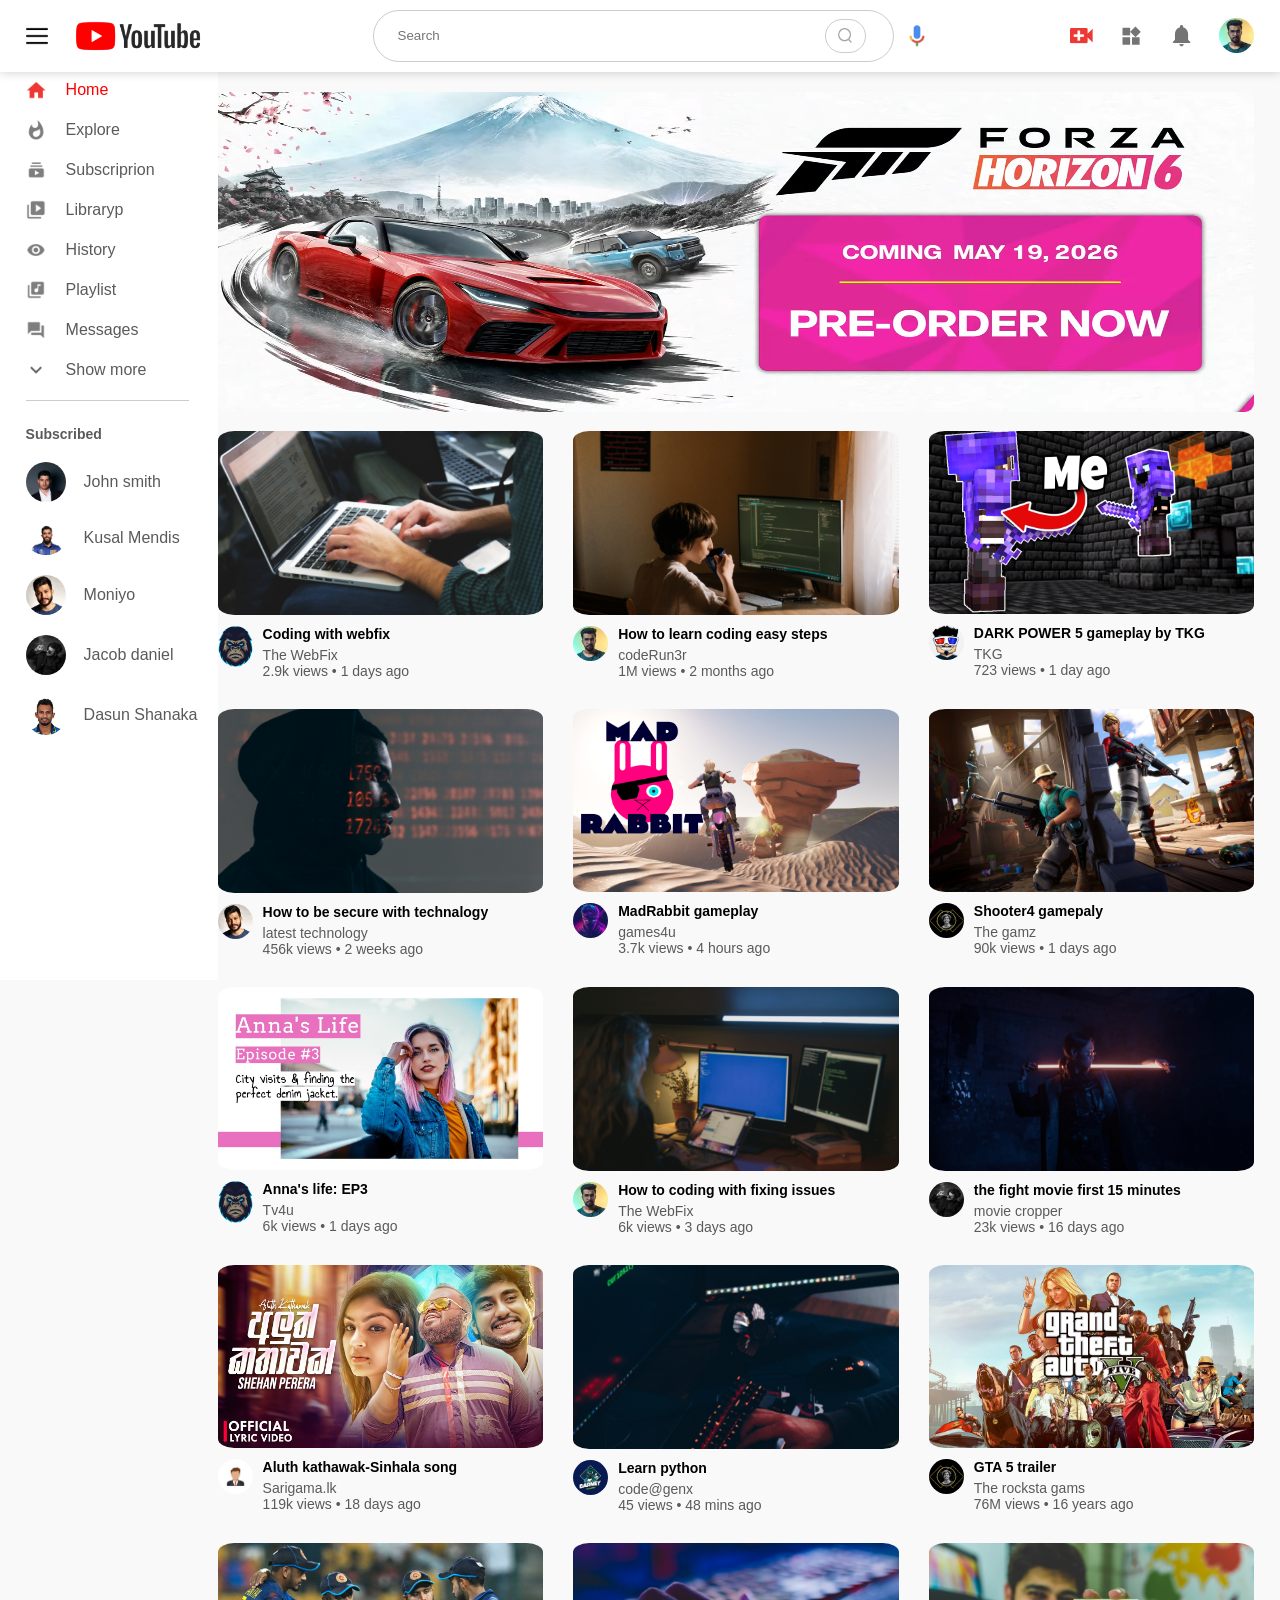
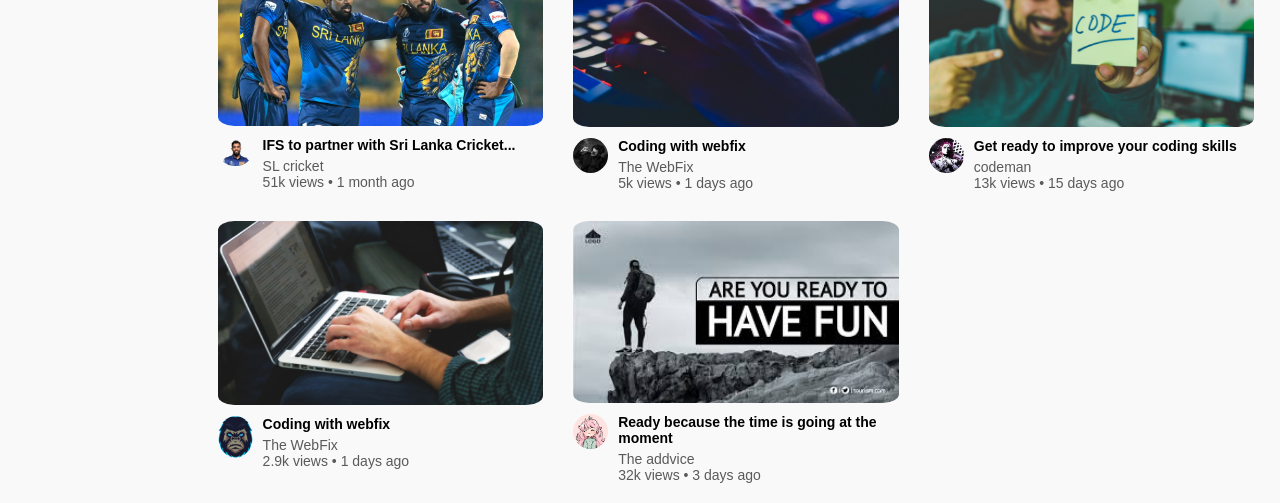
<file: index.html>
<!DOCTYPE html>
<html lang="en">
<head>
    <meta charset="UTF-8">
    <meta name="viewport" content="width=device-width, initial-scale=1.0">
    <title>Youtube UI clone</title>
    <link rel="stylesheet" href="style.css">
    
</head>
<body>
    
    <!--start of the navigation bar-->
    <nav class="flex-div">
        <div class="nav-left flex-div">
            <img src="images/menu.png" class="menu" alt="">
            <img src="images/logo.png" class="logo" alt="">
        </div>

        <div class="nav-middle flex-div">
            <div class="search flex-div">
                <input type="text" placeholder="Search" class="search">
                <img src="images/search.png" class="search" alt="">
            </div>
            <img src="images/voice-search.png" class="mic" alt="">
        </div>

        <div class="nav-right flex-div">
            <img src="images/upload.png" alt="">
            <img src="images/more.png" alt="">
            <img src="images/notification.png" alt="">
            <img src="images/1.png" class="user" alt="">
        </div>
    </nav>

    <!--end of the navigation bar-->

    <!--start of the side bar-->

    <div class="sidebar">
        <div class="shortcut">
            <a href=""><img src="images/home.png" alt=""><p>Home</p></a>
            <a href=""><img src="images/explore.png" alt=""><p>Explore</p></a>
            <a href=""><img src="images/subscriprion.png" alt=""><p>Subscriprion</p></a>
            <a href=""><img src="images/library.png" alt=""><p>Libraryp</p></a>
            <a href=""><img src="images/history.png" alt=""><p>History</p></a>
            <a href=""><img src="images/playlist.png" alt=""><p>Playlist</p></a>
            <a href=""><img src="images/messages.png" alt=""><p>Messages</p></a>
            <a href=""><img src="images/show-more.png" alt=""><p>Show more</p></a>
            <hr class="hr1">
        </div>
        <div class="subscribed">
            <h3>Subscribed</h3>
            <a href=""><img src="images/2.png" alt=""><p>John smith</p></a>
            <a href=""><img src="images/3.jpg" alt=""><p>Kusal Mendis</p></a>
            <a href=""><img src="images/4.png" alt=""><p>Moniyo</p></a>
            <a href=""><img src="images/5.png" alt=""><p>Jacob daniel</p></a>
            <a href=""><img src="images/ds7.webp" alt=""><p>Dasun Shanaka</p></a>
        </div>
    </div>
    
    <!--end of the side bar-->

    <!--Start of the content-->
    <div class="container">
        <div class="banner">
            <img src="images/Forzah6coverwsed.png" alt="" style="height: 320px;">
        </div>


            <div class="list-container">

                <div class="video-list">
                    <a href="switch.html"><img src="images/thumbhnail 7.png" class="thumbnail" alt=""></a>
                    <div class="flex-div">
                        <img src="images/vb5.png" alt="">
                        <div class="video-info">
                            <a href="">Coding with webfix</a>
                            <p>The WebFix</p>
                            <p>2.9k  views &bull; 1 days ago</p>
                        </div>
                    </div>
                </div>

            

            <div class="video-list">
                <a href="switch2.html"><img src="images/thumbhnail 3.png" class="thumbnail" alt=""></a>
                <div class="flex-div">
                    <img src="images/1.png" alt="">
                    <div class="video-info">
                        <a href="switch2.html">How to learn coding easy steps</a>
                        <p>codeRun3r</p>
                        <p>1M views &bull; 2 months ago</p>
                    </div>
                </div>
            </div>

            <div class="video-list">
                <a href="switch3.html"><img src="images/thumbnail 12.png" class="thumbnail" alt=""></a>
                <div class="flex-div">
                    <img src="images/vb3.png" alt="">
                    <div class="video-info">
                        <a href="switch3.html">DARK POWER 5 gameplay by TKG</a>
                        <p>TKG</p>
                        <p>723 views &bull; 1 day ago</p>
                    </div>
                </div>
            </div>

            <div class="video-list">
                <a href="switch4.html"><img src="images/thumbhnail 4.png" class="thumbnail" alt=""></a>
                <div class="flex-div">
                    <img src="images/4.png" alt="">
                    <div class="video-info">
                        <a href="switch4.html">How to be secure with technalogy</a>
                        <p>latest technology</p>
                        <p>456k  views &bull; 2 weeks ago</p>
                    </div>
                </div>
            </div>

            <div class="video-list">
                <a href="switch5.html"><img src="images/thumbnail 11.png" class="thumbnail" alt=""></a>
                <div class="flex-div">
                    <img src="images/vb2.jpg" alt="">
                    <div class="video-info">
                        <a href="switch5.html">MadRabbit gameplay</a>
                        <p>games4u</p>
                        <p>3.7k views &bull; 4 hours ago</p>
                    </div>
                </div>
            </div>

            <div class="video-list">
                <a href="switch6.html"><img src="images/thumbnail 14.png" class="thumbnail" alt=""></a>
                <div class="flex-div">
                    <img src="images/vb4.webp" alt="">
                    <div class="video-info">
                        <a href="switch6.html">Shooter4 gamepaly</a>
                        <p>The gamz</p>
                        <p>90k  views &bull; 1 days ago</p>
                    </div>
                </div>
            </div>

            <div class="video-list">
                <a href=""><img src="images/thumbnail 13.avif" class="thumbnail" alt=""></a>
                <div class="flex-div">
                    <img src="images/vb5.png" alt="">
                    <div class="video-info">
                        <a href="">Anna's life: EP3</a>
                        <p>Tv4u</p>
                        <p>6k  views &bull; 1 days ago</p>
                    </div>
                </div>
            </div>

            <div class="video-list">
                <a href=""><img src="images/thumbhnail 1.png" class="thumbnail" alt=""></a>
                <div class="flex-div">
                    <img src="images/1.png" alt="">
                    <div class="video-info">
                        <a href="">How to coding with fixing issues</a>
                        <p>The WebFix</p>
                        <p>6k  views &bull; 3 days ago</p>
                    </div>
                </div>
            </div>

            <div class="video-list">
                <a href="switch.html"><img src="images/thumbhnail 2.png" class="thumbnail" alt=""></a>
                <div class="flex-div">
                    <img src="images/5.png" alt="">
                    <div class="video-info">
                        <a href="switch.html">the fight movie first 15 minutes</a>
                        <p>movie cropper</p>
                        <p>23k  views &bull; 16 days ago</p>
                    </div>
                </div>
            </div>

            <div class="video-list">
                <a href=""><img src="images/thumbnail 9.jpg" class="thumbnail" alt=""></a>
                <div class="flex-div">
                    <img src="images/vb1.jpg" alt="">
                    <div class="video-info">
                        <a href="">Aluth kathawak-Sinhala song </a>
                        <p>Sarigama.lk</p>
                        <p>119k views &bull; 18 days ago</p>
                    </div>
                </div>
            </div>

            <div class="video-list">
                <a href=""><img src="images/thumbhnail 6.png" class="thumbnail" alt=""></a>
                <div class="flex-div">
                    <img src="images/vb6.jpg" alt="">
                    <div class="video-info">
                        <a href="">Learn python</a>
                        <p>code@genx</p>
                        <p>45 views &bull; 48 mins ago</p>
                    </div>
                </div>
            </div>

            

            <div class="video-list">
                <a href=""><img src="images/thumbnail 15.webp" class="thumbnail" alt=""></a>
                <div class="flex-div">
                    <img src="images/vb4.webp" alt="">
                    <div class="video-info">
                        <a href="">GTA 5 trailer</a>
                        <p>The rocksta gams</p>
                        <p>76M  views &bull; 16 years ago</p>
                    </div>
                </div>
            </div>

            <div class="video-list">
                <a href=""><img src="images/thumbnail 16.jpg" class="thumbnail" alt=""></a>
                <div class="flex-div">
                    <img src="images/3.jpg" alt="">
                    <div class="video-info">
                        <a href="">IFS to partner with Sri Lanka Cricket...</a>
                        <p>SL cricket</p>
                        <p>51k  views &bull; 1 month ago</p>
                    </div>
                </div>
            </div>

            <div class="video-list">
                <a href=""><img src="images/thumbhnail 5.png" class="thumbnail" alt=""></a>
                <div class="flex-div">
                    <img src="images/5.png" alt="">
                    <div class="video-info">
                        <a href="">Coding with webfix</a>
                        <p>The WebFix</p>
                        <p>5k  views &bull; 1  days ago</p>
                    </div>
                </div>
            </div>
            


            <div class="video-list">
                <a href=""><img src="images/thumbhnail 8.png" class="thumbnail" alt=""></a>
                <div class="flex-div">
                    <img src="images/vb7.jpeg" alt="">
                    <div class="video-info">
                        <a href="">Get ready to improve your coding skills</a>
                        <p>codeman</p>
                        <p>13k  views &bull; 15 days ago</p>
                    </div>
                </div>
            </div>


            <div class="video-list">
                <a href=""><img src="images/thumbhnail 7.png" class="thumbnail" alt=""></a>
                <div class="flex-div">
                    <img src="images/vb5.png" alt="">
                    <div class="video-info">
                        <a href="">Coding with webfix</a>
                        <p>The WebFix</p>
                        <p>2.9k  views &bull; 1 days ago</p>
                    </div>
                </div>
            </div>
            
            <div class="video-list">
                <a href=""><img src="images/thumbnail 10.jpeg" class="thumbnail" alt=""></a>
                <div class="flex-div">
                    <img src="images/vb.webp" alt="">
                    <div class="video-info">
                        <a href="">Ready because the time is going at the moment</a>
                        <p>The addvice</p>
                        <p>32k  views &bull; 3 days ago</p>
                    </div>
                </div>
            </div>
        </div>
    </div>

    <!--End of the content-->
    

    <script src="script.js"></script>
</body>
</html>
</file>
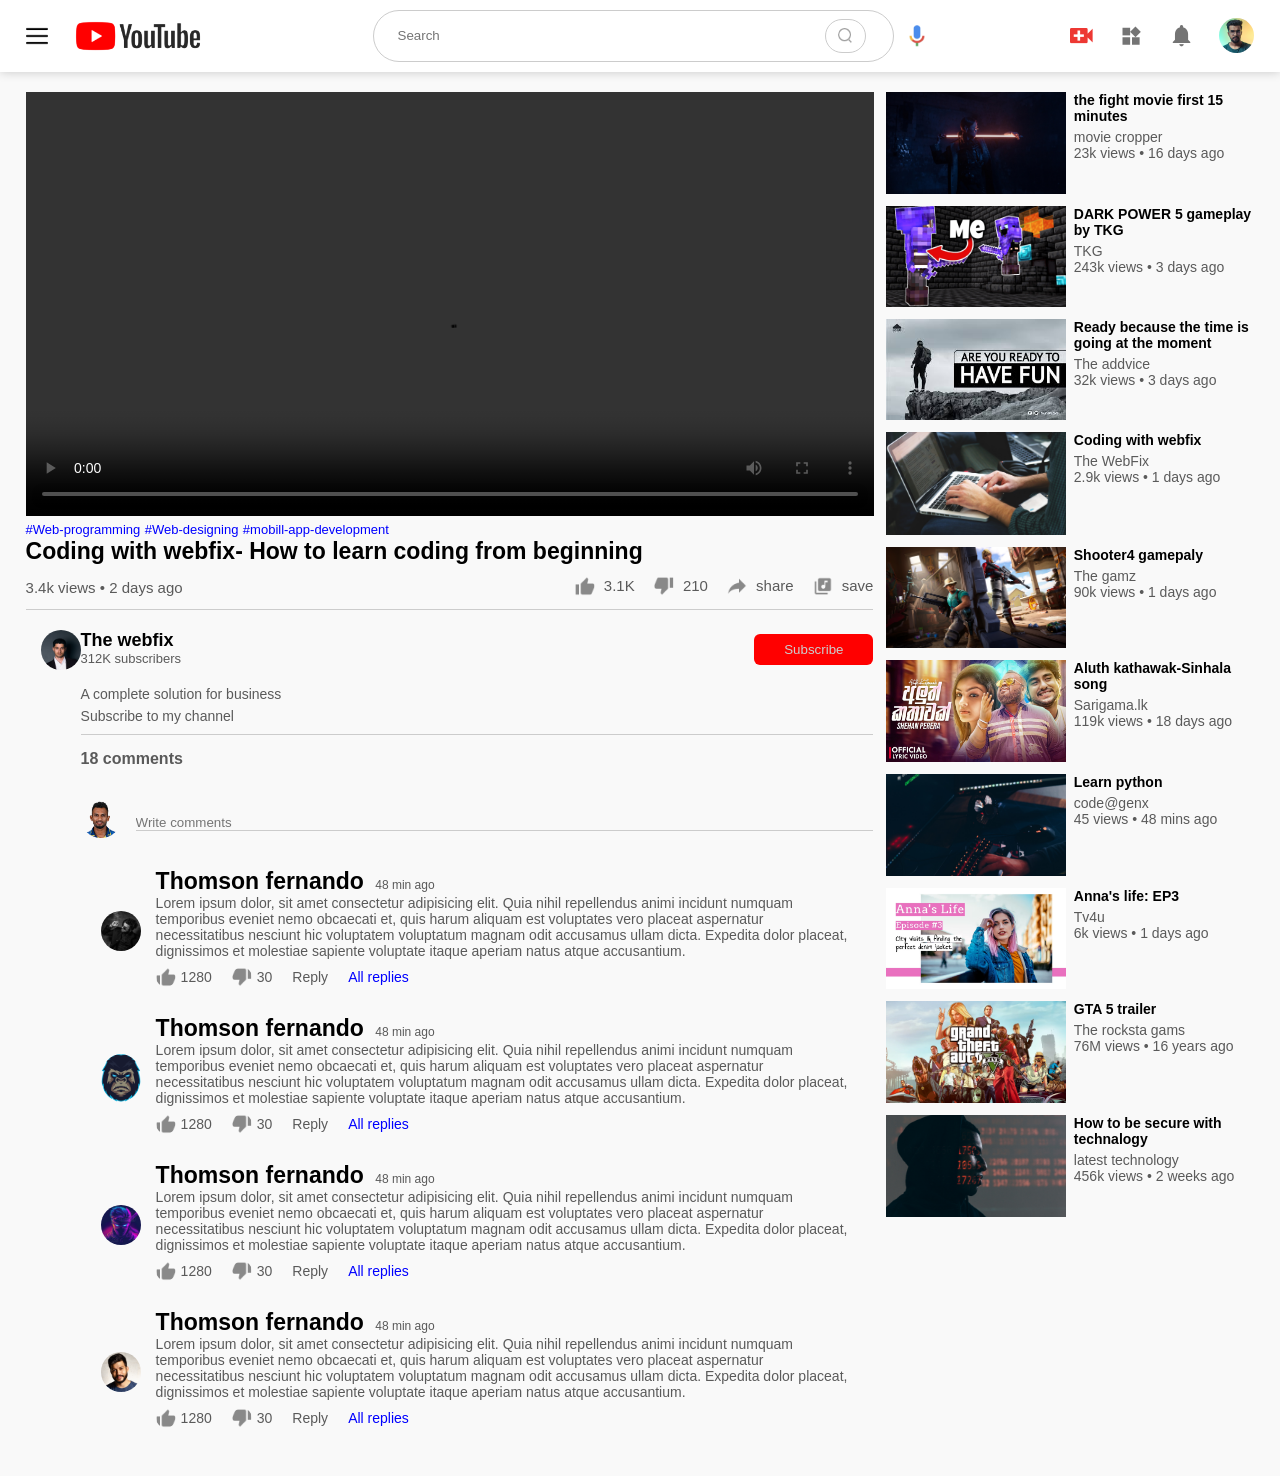
<file: switch.html>
<!DOCTYPE html>
<html lang="en">
<head>
    <meta charset="UTF-8">
    <meta name="viewport" content="width=device-width, initial-scale=1.0">
    <title>Document</title>
    <link rel="stylesheet" href="style.css">
</head>
<body>
    <!--start of the navigation bar-->
    <nav class="flex-div">
        <div class="nav-left flex-div">
            <img src="images/menu.png" class="menu" alt="">
            <img src="images/logo.png" class="logo" alt="">
        </div>

        <div class="nav-middle flex-div">
            <div class="search flex-div">
                <input type="text" placeholder="Search" class="search">
                <img src="images/search.png" class="search" alt="">
            </div>
            <img src="images/voice-search.png" class="mic" alt="">
        </div>

        <div class="nav-right flex-div">
            <img src="images/upload.png" alt="">
            <img src="images/more.png" alt="">
            <img src="images/notification.png" alt="">
            <img src="images/1.png" class="user" alt="">
        </div>
    </nav>

    <!--end of the navigation bar-->

    <!--Start of the video-->

    <div class="container play-contain">
        <div class="row">
            <div class="play-vid">
                <video controls autoplay>
                    <source src="images/vid.mp4" type="video/mp4">
                </video>

                <div class="tags">
                    <a href="">#Web-programming</a>
                    <a href="">#Web-designing</a>
                    <a href="">#mobill-app-development</a>
                </div>

                <h3>Coding with webfix- How to learn coding from beginning</h3>
                <div class="play-info">
                    <p>3.4k views &bull; 2 days ago</p>
                    <div>
                        <a href=""><img src="images/like.png" alt="">3.1K</a>
                        <a href=""><img src="images/dislike.png" alt="">210</a>
                        <a href=""><img src="images/share.png" alt="">share</a>
                        <a href=""><img src="images/save.png" alt="">save</a>
                    </div>
                </div>
                <hr>

                <div class="owner">
                    <img src="images/2.png" alt="">
                    <div>
                        <p>The webfix</p>
                        <span>312K subscribers</span>
                    </div>

                    <button type="button">Subscribe</button>
                </div>

                <div class="description">
                    <p>A complete solution for business</p>
                    <p>Subscribe to my channel</p>
                    <hr>
                    <h4>18 comments</h4>
                    <div class="add-comment">
                        <img src="images/ds7.webp" alt="">
                        <input type="text" placeholder="Write comments">
                    </div>
                    <div class="prev-comment">
                        <img src="images/5.png" alt="">
                        <div>
                            <h3>Thomson fernando <span>48 min ago</span></h3>
                            <p>Lorem ipsum dolor, sit amet consectetur adipisicing elit. Quia nihil repellendus animi incidunt numquam temporibus eveniet nemo obcaecati et, quis harum aliquam est voluptates vero placeat aspernatur necessitatibus nesciunt hic voluptatem voluptatum magnam odit accusamus ullam dicta. Expedita dolor placeat, dignissimos et molestiae sapiente voluptate itaque aperiam natus atque accusantium.</p>
                            <div class="action">
                                <img src="images/like.png" alt="">
                                <span>1280</span>
                                <img src="images/dislike.png" alt="">
                                <span>30</span>
                                <span>Reply</span>
                                <a href="">All replies</a>
                            </div>
                        </div>
                    </div>

                    <div class="prev-comment">
                        <img src="images/vb5.png" alt="">
                        <div>
                            <h3>Thomson fernando <span>48 min ago</span></h3>
                            <p>Lorem ipsum dolor, sit amet consectetur adipisicing elit. Quia nihil repellendus animi incidunt numquam temporibus eveniet nemo obcaecati et, quis harum aliquam est voluptates vero placeat aspernatur necessitatibus nesciunt hic voluptatem voluptatum magnam odit accusamus ullam dicta. Expedita dolor placeat, dignissimos et molestiae sapiente voluptate itaque aperiam natus atque accusantium.</p>
                            <div class="action">
                                <img src="images/like.png" alt="">
                                <span>1280</span>
                                <img src="images/dislike.png" alt="">
                                <span>30</span>
                                <span>Reply</span>
                                <a href="">All replies</a>
                            </div>
                        </div>
                    </div>

                    <div class="prev-comment">
                        <img src="images/vb2.jpg" alt="">
                        <div>
                            <h3>Thomson fernando <span>48 min ago</span></h3>
                            <p>Lorem ipsum dolor, sit amet consectetur adipisicing elit. Quia nihil repellendus animi incidunt numquam temporibus eveniet nemo obcaecati et, quis harum aliquam est voluptates vero placeat aspernatur necessitatibus nesciunt hic voluptatem voluptatum magnam odit accusamus ullam dicta. Expedita dolor placeat, dignissimos et molestiae sapiente voluptate itaque aperiam natus atque accusantium.</p>
                            <div class="action">
                                <img src="images/like.png" alt="">
                                <span>1280</span>
                                <img src="images/dislike.png" alt="">
                                <span>30</span>
                                <span>Reply</span>
                                <a href="">All replies</a>
                            </div>
                        </div>
                    </div>

                    <div class="prev-comment">
                        <img src="images/4.png" alt="">
                        <div>
                            <h3>Thomson fernando <span>48 min ago</span></h3>
                            <p>Lorem ipsum dolor, sit amet consectetur adipisicing elit. Quia nihil repellendus animi incidunt numquam temporibus eveniet nemo obcaecati et, quis harum aliquam est voluptates vero placeat aspernatur necessitatibus nesciunt hic voluptatem voluptatum magnam odit accusamus ullam dicta. Expedita dolor placeat, dignissimos et molestiae sapiente voluptate itaque aperiam natus atque accusantium.</p>
                            <div class="action">
                                <img src="images/like.png" alt="">
                                <span>1280</span>
                                <img src="images/dislike.png" alt="">
                                <span>30</span>
                                <span>Reply</span>
                                <a href="">All replies</a>
                            </div>
                        </div>
                    </div>

                </div>

            </div>
            <div class="right-sidebar">

                <div class="side-list">
                    <a href="switch.html" class="small-size"><img src="images/thumbhnail 2.png" class="thumbnail" alt=""></a>
                    <div class="video-info">
                        <a href="switch.html">the fight movie first 15 minutes</a>
                        <p>movie cropper</p>
                        <p>23k  views &bull; 16 days ago</p>
                    </div>
                </div>

                <div class="side-list">
                    <a href="switch.html" class="small-size"><img src="images/thumbnail 12.png" class="thumbnail" alt=""></a>
                    <div class="video-info">
                        <a href="">DARK POWER 5 gameplay by TKG</a>
                        <p>TKG</p>
                        <p>243k  views &bull; 3 days ago</p>
                    </div>
                </div>

                <div class="side-list">
                    <a href="switch.html" class="small-size"><img src="images/thumbnail 10.jpeg" class="thumbnail" alt=""></a>
                    <div class="video-info">
                        <a href="">Ready because the time is going at the moment</a>
                        <p>The addvice</p>
                        <p>32k  views &bull; 3 days ago</p>
                    </div>
                </div>

                <div class="side-list">
                    <a href="switch.html" class="small-size"><img src="images/thumbhnail 7.png" class="thumbnail" alt=""></a>
                    <div class="video-info">
                        <a href="">Coding with webfix</a>
                        <p>The WebFix</p>
                        <p>2.9k  views &bull; 1 days ago</p>
                    </div>
                </div>

                <div class="side-list">
                    <a href="switch.html" class="small-size"><img src="images/thumbnail 14.png" class="thumbnail" alt=""></a>
                    <div class="video-info">
                        <a href="">Shooter4 gamepaly</a>
                        <p>The gamz</p>
                        <p>90k  views &bull; 1 days ago</p>
                    </div>
                </div>

                <div class="side-list">
                    <a href="switch.html" class="small-size"><img src="images/thumbnail 9.jpg" class="thumbnail" alt=""></a>
                    <div class="video-info">
                        <a href="">Aluth kathawak-Sinhala song </a>
                        <p>Sarigama.lk</p>
                        <p>119k views &bull; 18 days ago</p>
                    </div>
                </div>

                <div class="side-list">
                    <a href="switch.html" class="small-size"><img src="images/thumbhnail 6.png" class="thumbnail" alt=""></a>
                    <div class="video-info">
                        <a href="">Learn python</a>
                        <p>code@genx</p>
                        <p>45 views &bull; 48 mins ago</p>
                    </div>
                </div>

                <div class="side-list">
                    <a href="switch.html" class="small-size"><img src="images/thumbnail 13.avif" class="thumbnail" alt=""></a>
                    <div class="video-info">
                        <a href="">Anna's life: EP3</a>
                        <p>Tv4u</p>
                        <p>6k  views &bull; 1 days ago</p>
                    </div>
                </div>

                <div class="side-list">
                    <a href="switch.html" class="small-size"><img src="images/thumbnail 15.webp" class="thumbnail" alt=""></a>
                    <div class="video-info">
                        <a href="">GTA 5 trailer</a>
                        <p>The rocksta gams</p>
                        <p>76M  views &bull; 16 years ago</p>
                    </div>
                </div>

                <div class="side-list">
                    <a href="switch.html" class="small-size"><img src="images/thumbhnail 4.png" class="thumbnail" alt=""></a>
                    <div class="video-info">
                        <a href="">How to be secure with technalogy</a>
                        <p>latest technology</p>
                        <p>456k  views &bull; 2 weeks ago</p>
                    </div>
                </div>

            </div>
        </div>
    </div>

    <!--End of the video-->
    
    
</body>
</html>
</file>
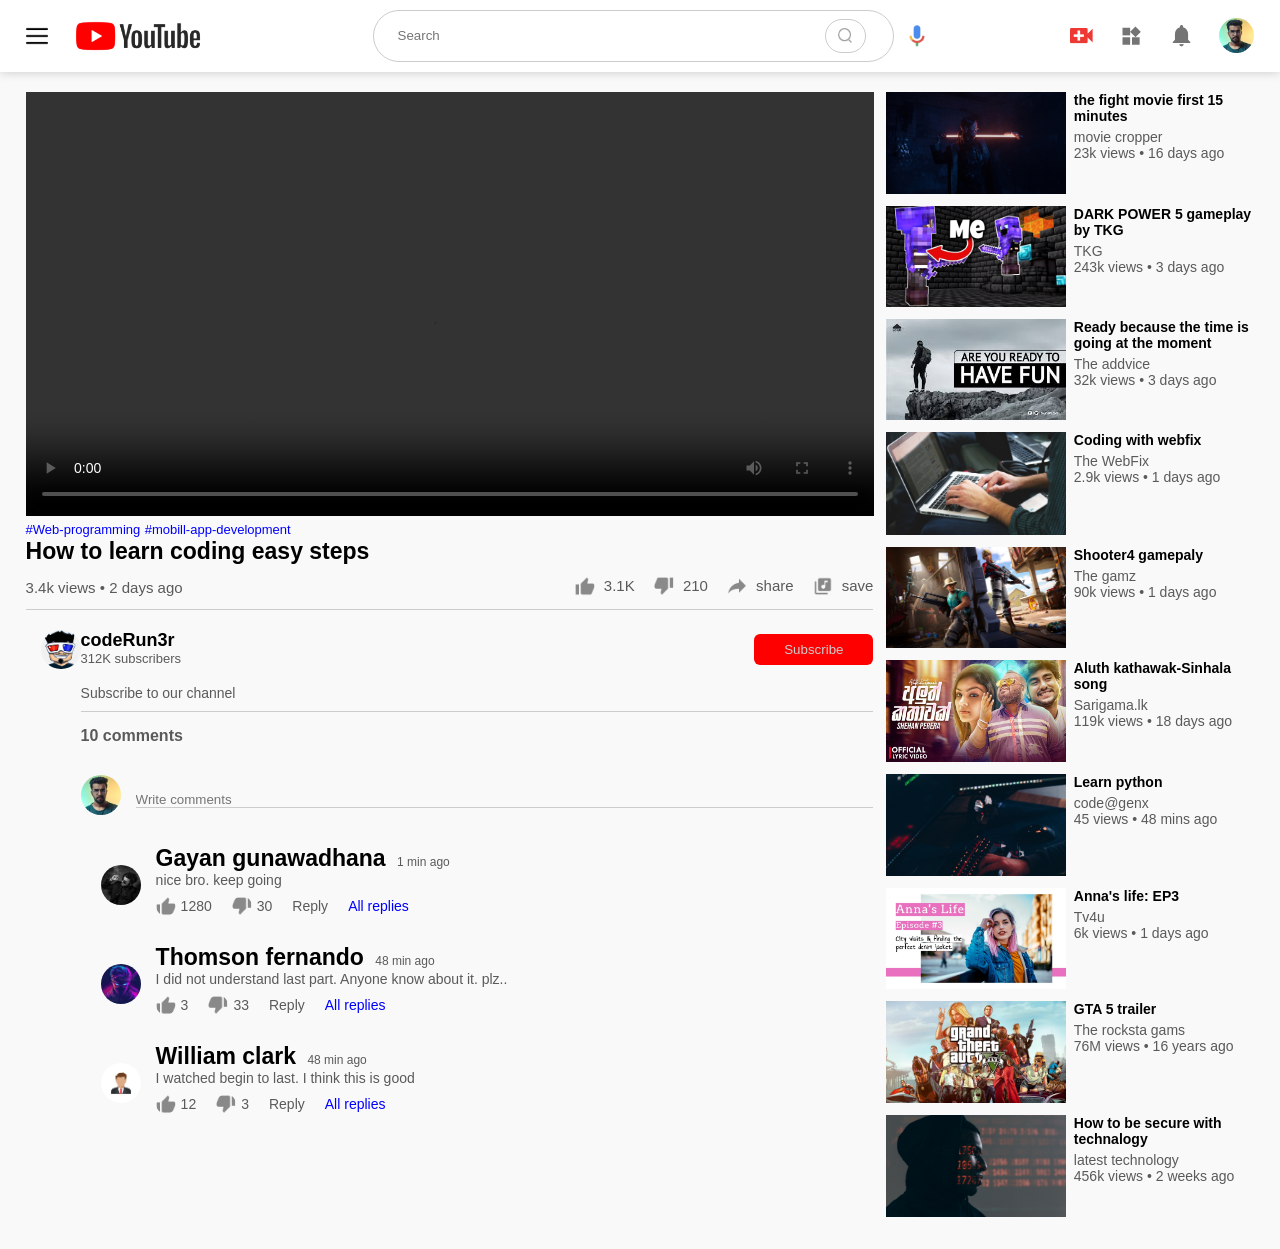
<file: switch2.html>
<!DOCTYPE html>
<html lang="en">
<head>
    <meta charset="UTF-8">
    <meta name="viewport" content="width=device-width, initial-scale=1.0">
    <title>Document</title>
    <link rel="stylesheet" href="style.css">
</head>
<body>
    <!--start of the navigation bar-->
    <nav class="flex-div">
        <div class="nav-left flex-div">
            <img src="images/menu.png" class="menu" alt="">
            <img src="images/logo.png" class="logo" alt="">
        </div>

        <div class="nav-middle flex-div">
            <div class="search flex-div">
                <input type="text" placeholder="Search" class="search">
                <img src="images/search.png" class="search" alt="">
            </div>
            <img src="images/voice-search.png" class="mic" alt="">
        </div>

        <div class="nav-right flex-div">
            <img src="images/upload.png" alt="">
            <img src="images/more.png" alt="">
            <img src="images/notification.png" alt="">
            <img src="images/1.png" class="user" alt="">
        </div>
    </nav>

    <!--end of the navigation bar-->

    <!--Start of the video-->

    <div class="container play-contain">
        <div class="row">
            <div class="play-vid">
                <video controls autoplay>
                    <source src="images/video2.mp4" type="video/mp4">
                </video>

                <div class="tags">
                    <a href="">#Web-programming</a>
                    <a href="">#mobill-app-development</a>
                </div>

                <h3>How to learn coding easy steps</h3>
                <div class="play-info">
                    <p>3.4k views &bull; 2 days ago</p>
                    <div>
                        <a href=""><img src="images/like.png" alt="">3.1K</a>
                        <a href=""><img src="images/dislike.png" alt="">210</a>
                        <a href=""><img src="images/share.png" alt="">share</a>
                        <a href=""><img src="images/save.png" alt="">save</a>
                    </div>
                </div>
                <hr>

                <div class="owner">
                    <img src="images/vb3.png" alt="">
                    <div>
                        <p>codeRun3r</p>
                        <span>312K subscribers</span>
                    </div>

                    <button type="button">Subscribe</button>
                </div>

                <div class="description">
                    <p>Subscribe to our channel</p>
                    <hr>
                    <h4>10 comments</h4>
                    <div class="add-comment">
                        <img src="images/1.png" alt="">
                        <input type="text" placeholder="Write comments">
                    </div>
                    <div class="prev-comment">
                        <img src="images/5.png" alt="">
                        <div>
                            <h3>Gayan gunawadhana <span>1 min ago</span></h3>
                            <p>nice bro. keep going</p>
                            <div class="action">
                                <img src="images/like.png" alt="">
                                <span>1280</span>
                                <img src="images/dislike.png" alt="">
                                <span>30</span>
                                <span>Reply</span>
                                <a href="">All replies</a>
                            </div>
                        </div>
                    </div>

                    

                    <div class="prev-comment">
                        <img src="images/vb2.jpg" alt="">
                        <div>
                            <h3>Thomson fernando <span>48 min ago</span></h3>
                            <p>I did not understand last part. Anyone know about it. plz..</p>
                            <div class="action">
                                <img src="images/like.png" alt="">
                                <span>3</span>
                                <img src="images/dislike.png" alt="">
                                <span>33</span>
                                <span>Reply</span>
                                <a href="">All replies</a>
                            </div>
                        </div>
                    </div>

                    <div class="prev-comment">
                        <img src="images/vb1.jpg" alt="">
                        <div>
                            <h3>William clark <span>48 min ago</span></h3>
                            <p>I watched begin to last. I think this is good </p>
                            <div class="action">
                                <img src="images/like.png" alt="">
                                <span>12</span>
                                <img src="images/dislike.png" alt="">
                                <span>3</span>
                                <span>Reply</span>
                                <a href="">All replies</a>
                            </div>
                        </div>
                    </div>

                </div>

            </div>
            <div class="right-sidebar">

                <div class="side-list">
                    <a href="switch.html" class="small-size"><img src="images/thumbhnail 2.png" class="thumbnail" alt=""></a>
                    <div class="video-info">
                        <a href="switch.html">the fight movie first 15 minutes</a>
                        <p>movie cropper</p>
                        <p>23k  views &bull; 16 days ago</p>
                    </div>
                </div>

                <div class="side-list">
                    <a href="switch.html" class="small-size"><img src="images/thumbnail 12.png" class="thumbnail" alt=""></a>
                    <div class="video-info">
                        <a href="">DARK POWER 5 gameplay by TKG</a>
                        <p>TKG</p>
                        <p>243k  views &bull; 3 days ago</p>
                    </div>
                </div>

                <div class="side-list">
                    <a href="switch.html" class="small-size"><img src="images/thumbnail 10.jpeg" class="thumbnail" alt=""></a>
                    <div class="video-info">
                        <a href="">Ready because the time is going at the moment</a>
                        <p>The addvice</p>
                        <p>32k  views &bull; 3 days ago</p>
                    </div>
                </div>

                <div class="side-list">
                    <a href="switch.html" class="small-size"><img src="images/thumbhnail 7.png" class="thumbnail" alt=""></a>
                    <div class="video-info">
                        <a href="">Coding with webfix</a>
                        <p>The WebFix</p>
                        <p>2.9k  views &bull; 1 days ago</p>
                    </div>
                </div>

                <div class="side-list">
                    <a href="switch.html" class="small-size"><img src="images/thumbnail 14.png" class="thumbnail" alt=""></a>
                    <div class="video-info">
                        <a href="">Shooter4 gamepaly</a>
                        <p>The gamz</p>
                        <p>90k  views &bull; 1 days ago</p>
                    </div>
                </div>

                <div class="side-list">
                    <a href="switch.html" class="small-size"><img src="images/thumbnail 9.jpg" class="thumbnail" alt=""></a>
                    <div class="video-info">
                        <a href="">Aluth kathawak-Sinhala song </a>
                        <p>Sarigama.lk</p>
                        <p>119k views &bull; 18 days ago</p>
                    </div>
                </div>

                <div class="side-list">
                    <a href="switch.html" class="small-size"><img src="images/thumbhnail 6.png" class="thumbnail" alt=""></a>
                    <div class="video-info">
                        <a href="">Learn python</a>
                        <p>code@genx</p>
                        <p>45 views &bull; 48 mins ago</p>
                    </div>
                </div>

                <div class="side-list">
                    <a href="switch.html" class="small-size"><img src="images/thumbnail 13.avif" class="thumbnail" alt=""></a>
                    <div class="video-info">
                        <a href="">Anna's life: EP3</a>
                        <p>Tv4u</p>
                        <p>6k  views &bull; 1 days ago</p>
                    </div>
                </div>

                <div class="side-list">
                    <a href="switch.html" class="small-size"><img src="images/thumbnail 15.webp" class="thumbnail" alt=""></a>
                    <div class="video-info">
                        <a href="">GTA 5 trailer</a>
                        <p>The rocksta gams</p>
                        <p>76M  views &bull; 16 years ago</p>
                    </div>
                </div>

                <div class="side-list">
                    <a href="switch.html" class="small-size"><img src="images/thumbhnail 4.png" class="thumbnail" alt=""></a>
                    <div class="video-info">
                        <a href="">How to be secure with technalogy</a>
                        <p>latest technology</p>
                        <p>456k  views &bull; 2 weeks ago</p>
                    </div>
                </div>

            </div>
        </div>
    </div>

    <!--End of the video-->
    
    
</body>
</html>
</file>
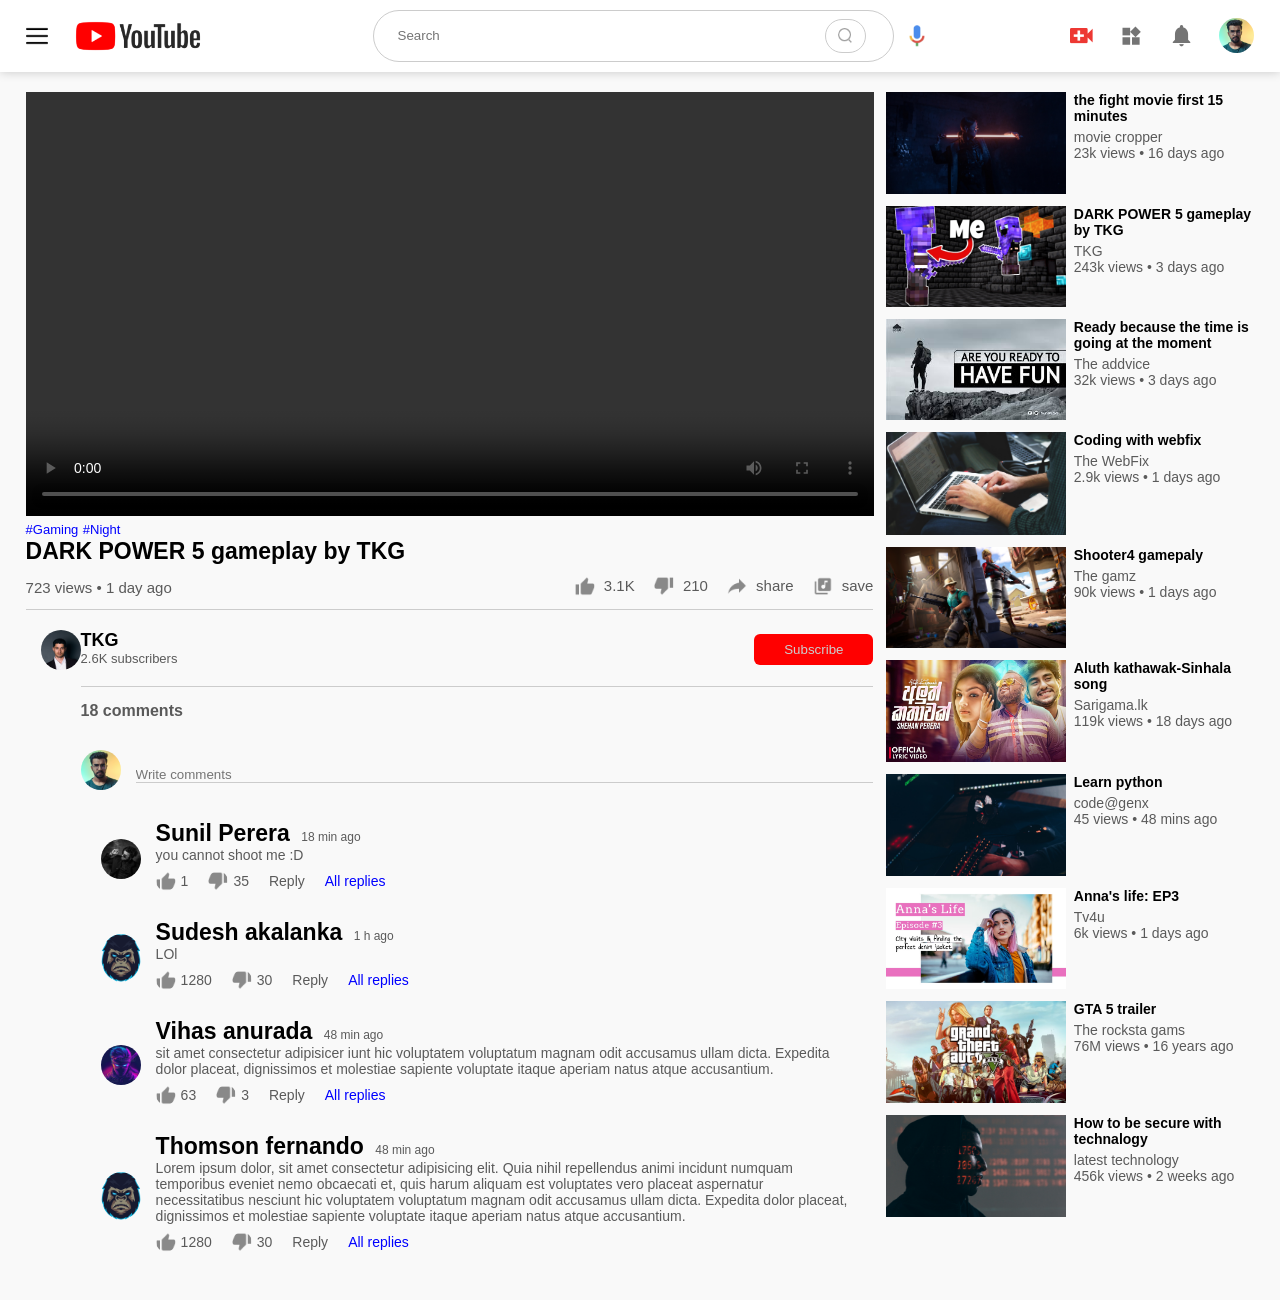
<file: switch3.html>
<!DOCTYPE html>
<html lang="en">
<head>
    <meta charset="UTF-8">
    <meta name="viewport" content="width=device-width, initial-scale=1.0">
    <title>Document</title>
    <link rel="stylesheet" href="style.css">
</head>
<body>
    <!--start of the navigation bar-->
    <nav class="flex-div">
        <div class="nav-left flex-div">
            <img src="images/menu.png" class="menu" alt="">
            <img src="images/logo.png" class="logo" alt="">
        </div>

        <div class="nav-middle flex-div">
            <div class="search flex-div">
                <input type="text" placeholder="Search" class="search">
                <img src="images/search.png" class="search" alt="">
            </div>
            <img src="images/voice-search.png" class="mic" alt="">
        </div>

        <div class="nav-right flex-div">
            <img src="images/upload.png" alt="">
            <img src="images/more.png" alt="">
            <img src="images/notification.png" alt="">
            <img src="images/1.png" class="user" alt="">
        </div>
    </nav>

    <!--end of the navigation bar-->

    <!--Start of the video-->

    <div class="container play-contain">
        <div class="row">
            <div class="play-vid">
                <video controls autoplay>
                    <source src="images/video3.mp4" type="video/mp4">
                </video>

                <div class="tags">
                    <a href="">#Gaming</a>
                    <a href="">#Night</a>
                </div>

                <h3>DARK POWER 5 gameplay by TKG</h3>
                <div class="play-info">
                    <p>723 views &bull; 1 day ago</p>
                    <div>
                        <a href=""><img src="images/like.png" alt="">3.1K</a>
                        <a href=""><img src="images/dislike.png" alt="">210</a>
                        <a href=""><img src="images/share.png" alt="">share</a>
                        <a href=""><img src="images/save.png" alt="">save</a>
                    </div>
                </div>
                <hr>

                <div class="owner">
                    <img src="images/2.png" alt="">
                    <div>
                        <p>TKG</p>
                        <span>2.6K subscribers</span>
                    </div>

                    <button type="button">Subscribe</button>
                </div>

                <div class="description">
                    
    
                    <hr>
                    <h4>18 comments</h4>
                    <div class="add-comment">
                        <img src="images/1.png" alt="">
                        <input type="text" placeholder="Write comments">
                    </div>
                    <div class="prev-comment">
                        <img src="images/5.png" alt="">
                        <div>
                            <h3>Sunil Perera <span>18 min ago</span></h3>
                            <p>you cannot shoot me :D</p>
                            <div class="action">
                                <img src="images/like.png" alt="">
                                <span>1</span>
                                <img src="images/dislike.png" alt="">
                                <span>35</span>
                                <span>Reply</span>
                                <a href="">All replies</a>
                            </div>
                        </div>
                    </div>

                    <div class="prev-comment">
                        <img src="images/vb5.png" alt="">
                        <div>
                            <h3>Sudesh akalanka <span>1 h ago</span></h3>
                            <p>LOl</p>
                            <div class="action">
                                <img src="images/like.png" alt="">
                                <span>1280</span>
                                <img src="images/dislike.png" alt="">
                                <span>30</span>
                                <span>Reply</span>
                                <a href="">All replies</a>
                            </div>
                        </div>
                    </div>

                    <div class="prev-comment">
                        <img src="images/vb2.jpg" alt="">
                        <div>
                            <h3>Vihas anurada <span>48 min ago</span></h3>
                            <p>sit amet consectetur adipisicer iunt hic voluptatem voluptatum magnam odit accusamus ullam dicta. Expedita dolor placeat, dignissimos et molestiae sapiente voluptate itaque aperiam natus atque accusantium.</p>
                            <div class="action">
                                <img src="images/like.png" alt="">
                                <span>63</span>
                                <img src="images/dislike.png" alt="">
                                <span>3</span>
                                <span>Reply</span>
                                <a href="">All replies</a>
                            </div>
                        </div>
                    </div>

                    <div class="prev-comment">
                        <img src="images/vb5.png" alt="">
                        <div>
                            <h3>Thomson fernando <span>48 min ago</span></h3>
                            <p>Lorem ipsum dolor, sit amet consectetur adipisicing elit. Quia nihil repellendus animi incidunt numquam temporibus eveniet nemo obcaecati et, quis harum aliquam est voluptates vero placeat aspernatur necessitatibus nesciunt hic voluptatem voluptatum magnam odit accusamus ullam dicta. Expedita dolor placeat, dignissimos et molestiae sapiente voluptate itaque aperiam natus atque accusantium.</p>
                            <div class="action">
                                <img src="images/like.png" alt="">
                                <span>1280</span>
                                <img src="images/dislike.png" alt="">
                                <span>30</span>
                                <span>Reply</span>
                                <a href="">All replies</a>
                            </div>
                        </div>
                    </div>

                </div>

            </div>
            <div class="right-sidebar">

                <div class="side-list">
                    <a href="switch.html" class="small-size"><img src="images/thumbhnail 2.png" class="thumbnail" alt=""></a>
                    <div class="video-info">
                        <a href="switch.html">the fight movie first 15 minutes</a>
                        <p>movie cropper</p>
                        <p>23k  views &bull; 16 days ago</p>
                    </div>
                </div>

                <div class="side-list">
                    <a href="switch.html" class="small-size"><img src="images/thumbnail 12.png" class="thumbnail" alt=""></a>
                    <div class="video-info">
                        <a href="">DARK POWER 5 gameplay by TKG</a>
                        <p>TKG</p>
                        <p>243k  views &bull; 3 days ago</p>
                    </div>
                </div>

                <div class="side-list">
                    <a href="switch.html" class="small-size"><img src="images/thumbnail 10.jpeg" class="thumbnail" alt=""></a>
                    <div class="video-info">
                        <a href="">Ready because the time is going at the moment</a>
                        <p>The addvice</p>
                        <p>32k  views &bull; 3 days ago</p>
                    </div>
                </div>

                <div class="side-list">
                    <a href="switch.html" class="small-size"><img src="images/thumbhnail 7.png" class="thumbnail" alt=""></a>
                    <div class="video-info">
                        <a href="">Coding with webfix</a>
                        <p>The WebFix</p>
                        <p>2.9k  views &bull; 1 days ago</p>
                    </div>
                </div>

                <div class="side-list">
                    <a href="switch.html" class="small-size"><img src="images/thumbnail 14.png" class="thumbnail" alt=""></a>
                    <div class="video-info">
                        <a href="">Shooter4 gamepaly</a>
                        <p>The gamz</p>
                        <p>90k  views &bull; 1 days ago</p>
                    </div>
                </div>

                <div class="side-list">
                    <a href="switch.html" class="small-size"><img src="images/thumbnail 9.jpg" class="thumbnail" alt=""></a>
                    <div class="video-info">
                        <a href="">Aluth kathawak-Sinhala song </a>
                        <p>Sarigama.lk</p>
                        <p>119k views &bull; 18 days ago</p>
                    </div>
                </div>

                <div class="side-list">
                    <a href="switch.html" class="small-size"><img src="images/thumbhnail 6.png" class="thumbnail" alt=""></a>
                    <div class="video-info">
                        <a href="">Learn python</a>
                        <p>code@genx</p>
                        <p>45 views &bull; 48 mins ago</p>
                    </div>
                </div>

                <div class="side-list">
                    <a href="switch.html" class="small-size"><img src="images/thumbnail 13.avif" class="thumbnail" alt=""></a>
                    <div class="video-info">
                        <a href="">Anna's life: EP3</a>
                        <p>Tv4u</p>
                        <p>6k  views &bull; 1 days ago</p>
                    </div>
                </div>

                <div class="side-list">
                    <a href="switch.html" class="small-size"><img src="images/thumbnail 15.webp" class="thumbnail" alt=""></a>
                    <div class="video-info">
                        <a href="">GTA 5 trailer</a>
                        <p>The rocksta gams</p>
                        <p>76M  views &bull; 16 years ago</p>
                    </div>
                </div>

                <div class="side-list">
                    <a href="switch.html" class="small-size"><img src="images/thumbhnail 4.png" class="thumbnail" alt=""></a>
                    <div class="video-info">
                        <a href="">How to be secure with technalogy</a>
                        <p>latest technology</p>
                        <p>456k  views &bull; 2 weeks ago</p>
                    </div>
                </div>

            </div>
        </div>
    </div>

    <!--End of the video-->
    
    
</body>
</html>
</file>
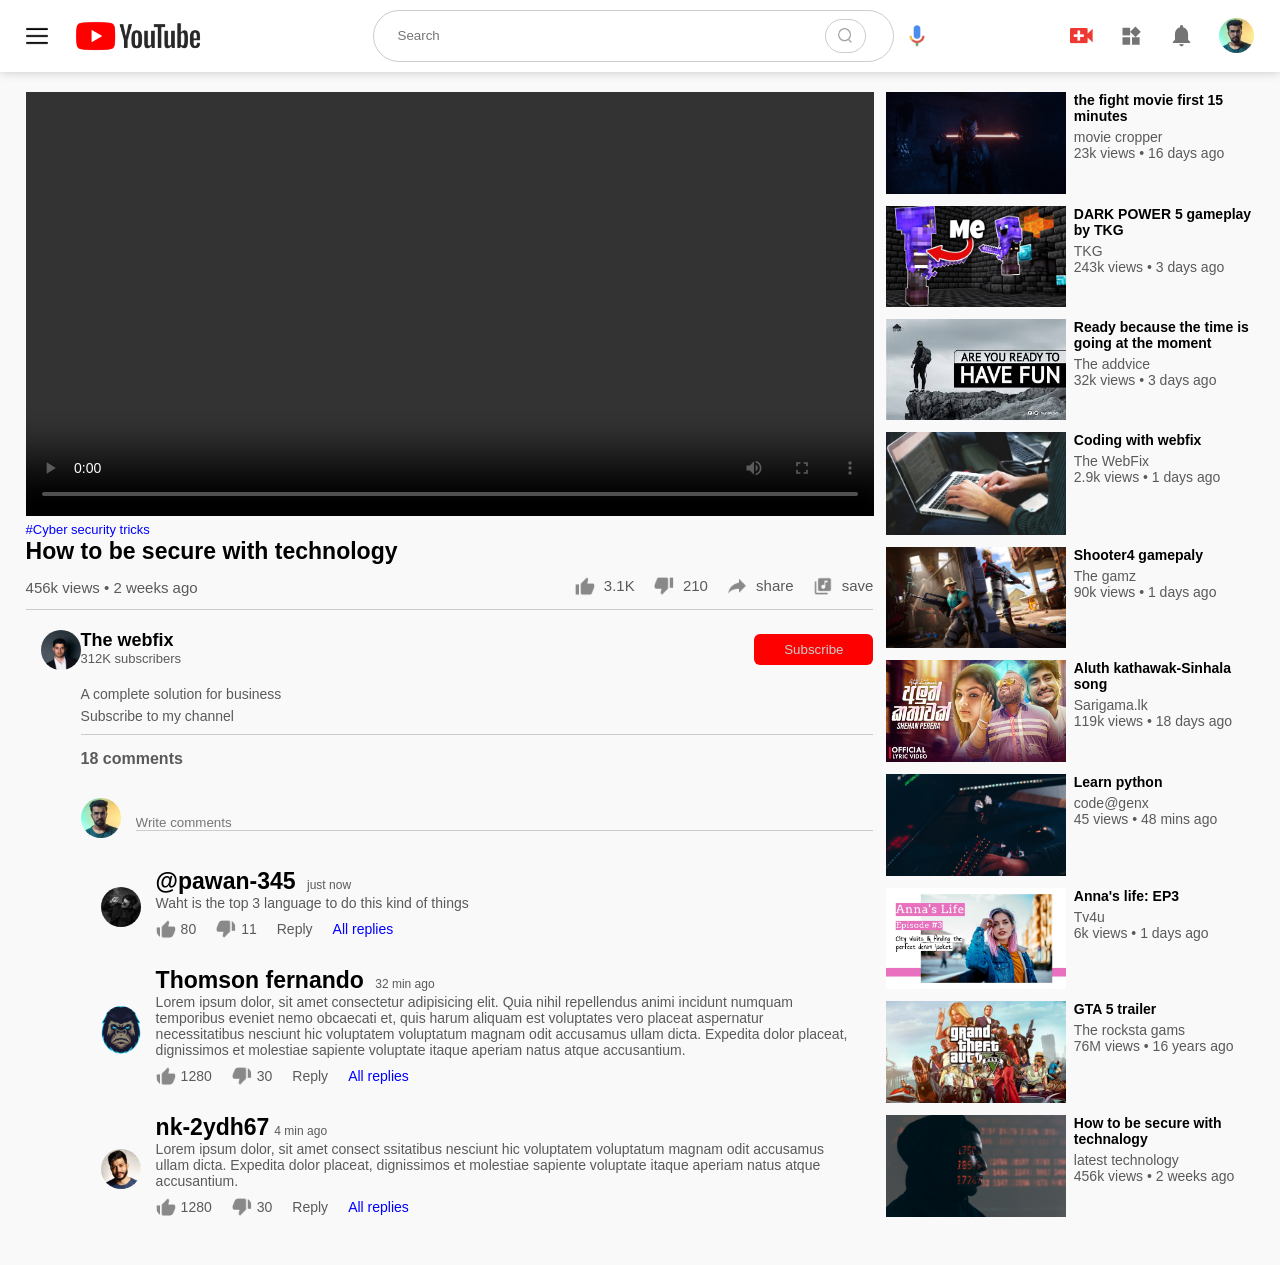
<file: switch4.html>
<!DOCTYPE html>
<html lang="en">
<head>
    <meta charset="UTF-8">
    <meta name="viewport" content="width=device-width, initial-scale=1.0">
    <title>Document</title>
    <link rel="stylesheet" href="style.css">
</head>
<body>
    <!--start of the navigation bar-->
    <nav class="flex-div">
        <div class="nav-left flex-div">
            <img src="images/menu.png" class="menu" alt="">
            <img src="images/logo.png" class="logo" alt="">
        </div>

        <div class="nav-middle flex-div">
            <div class="search flex-div">
                <input type="text" placeholder="Search" class="search">
                <img src="images/search.png" class="search" alt="">
            </div>
            <img src="images/voice-search.png" class="mic" alt="">
        </div>

        <div class="nav-right flex-div">
            <img src="images/upload.png" alt="">
            <img src="images/more.png" alt="">
            <img src="images/notification.png" alt="">
            <img src="images/1.png" class="user" alt="">
        </div>
    </nav>

    <!--end of the navigation bar-->

    <!--Start of the video-->

    <div class="container play-contain">
        <div class="row">
            <div class="play-vid">
                <video controls autoplay>
                    <source src="images/video4.mp4" type="video/mp4">
                </video>

                <div class="tags">
                    <a href="">#Cyber security tricks</a>
                    
                </div>

                <h3>How to be secure with technology</h3>
                <div class="play-info">
                    <p>456k views &bull; 2 weeks ago</p>
                    <div>
                        <a href=""><img src="images/like.png" alt="">3.1K</a>
                        <a href=""><img src="images/dislike.png" alt="">210</a>
                        <a href=""><img src="images/share.png" alt="">share</a>
                        <a href=""><img src="images/save.png" alt="">save</a>
                    </div>
                </div>
                <hr>

                <div class="owner">
                    <img src="images/2.png" alt="">
                    <div>
                        <p>The webfix</p>
                        <span>312K subscribers</span>
                    </div>

                    <button type="button">Subscribe</button>
                </div>

                <div class="description">
                    <p>A complete solution for business</p>
                    <p>Subscribe to my channel</p>
                    <hr>
                    <h4>18 comments</h4>
                    <div class="add-comment">
                        <img src="images/1.png" alt="">
                        <input type="text" placeholder="Write comments">
                    </div>
                    <div class="prev-comment">
                        <img src="images/5.png" alt="">
                        <div>
                            <h3>@pawan-345 <span>just now</span></h3>
                            <p>Waht is the top 3 language to do this kind of things</p>
                            <div class="action">
                                <img src="images/like.png" alt="">
                                <span>80</span>
                                <img src="images/dislike.png" alt="">
                                <span>11</span>
                                <span>Reply</span>
                                <a href="">All replies</a>
                            </div>
                        </div>
                    </div>

                    <div class="prev-comment">
                        <img src="images/vb5.png" alt="">
                        <div>
                            <h3>Thomson fernando <span>32 min ago</span></h3>
                            <p>Lorem ipsum dolor, sit amet consectetur adipisicing elit. Quia nihil repellendus animi incidunt numquam temporibus eveniet nemo obcaecati et, quis harum aliquam est voluptates vero placeat aspernatur necessitatibus nesciunt hic voluptatem voluptatum magnam odit accusamus ullam dicta. Expedita dolor placeat, dignissimos et molestiae sapiente voluptate itaque aperiam natus atque accusantium.</p>
                            <div class="action">
                                <img src="images/like.png" alt="">
                                <span>1280</span>
                                <img src="images/dislike.png" alt="">
                                <span>30</span>
                                <span>Reply</span>
                                <a href="">All replies</a>
                            </div>
                        </div>
                    </div>

                    

                    <div class="prev-comment">
                        <img src="images/4.png" alt="">
                        <div>
                            <h3>nk-2ydh67<span>4 min ago</span></h3>
                            <p>Lorem ipsum dolor, sit amet consect ssitatibus nesciunt hic voluptatem voluptatum magnam odit accusamus ullam dicta. Expedita dolor placeat, dignissimos et molestiae sapiente voluptate itaque aperiam natus atque accusantium.</p>
                            <div class="action">
                                <img src="images/like.png" alt="">
                                <span>1280</span>
                                <img src="images/dislike.png" alt="">
                                <span>30</span>
                                <span>Reply</span>
                                <a href="">All replies</a>
                            </div>
                        </div>
                    </div>

                </div>

            </div>
            <div class="right-sidebar">

                <div class="side-list">
                    <a href="switch.html" class="small-size"><img src="images/thumbhnail 2.png" class="thumbnail" alt=""></a>
                    <div class="video-info">
                        <a href="switch.html">the fight movie first 15 minutes</a>
                        <p>movie cropper</p>
                        <p>23k  views &bull; 16 days ago</p>
                    </div>
                </div>

                <div class="side-list">
                    <a href="switch.html" class="small-size"><img src="images/thumbnail 12.png" class="thumbnail" alt=""></a>
                    <div class="video-info">
                        <a href="">DARK POWER 5 gameplay by TKG</a>
                        <p>TKG</p>
                        <p>243k  views &bull; 3 days ago</p>
                    </div>
                </div>

                <div class="side-list">
                    <a href="switch.html" class="small-size"><img src="images/thumbnail 10.jpeg" class="thumbnail" alt=""></a>
                    <div class="video-info">
                        <a href="">Ready because the time is going at the moment</a>
                        <p>The addvice</p>
                        <p>32k  views &bull; 3 days ago</p>
                    </div>
                </div>

                <div class="side-list">
                    <a href="switch.html" class="small-size"><img src="images/thumbhnail 7.png" class="thumbnail" alt=""></a>
                    <div class="video-info">
                        <a href="">Coding with webfix</a>
                        <p>The WebFix</p>
                        <p>2.9k  views &bull; 1 days ago</p>
                    </div>
                </div>

                <div class="side-list">
                    <a href="switch.html" class="small-size"><img src="images/thumbnail 14.png" class="thumbnail" alt=""></a>
                    <div class="video-info">
                        <a href="">Shooter4 gamepaly</a>
                        <p>The gamz</p>
                        <p>90k  views &bull; 1 days ago</p>
                    </div>
                </div>

                <div class="side-list">
                    <a href="switch.html" class="small-size"><img src="images/thumbnail 9.jpg" class="thumbnail" alt=""></a>
                    <div class="video-info">
                        <a href="">Aluth kathawak-Sinhala song </a>
                        <p>Sarigama.lk</p>
                        <p>119k views &bull; 18 days ago</p>
                    </div>
                </div>

                <div class="side-list">
                    <a href="switch.html" class="small-size"><img src="images/thumbhnail 6.png" class="thumbnail" alt=""></a>
                    <div class="video-info">
                        <a href="">Learn python</a>
                        <p>code@genx</p>
                        <p>45 views &bull; 48 mins ago</p>
                    </div>
                </div>

                <div class="side-list">
                    <a href="switch.html" class="small-size"><img src="images/thumbnail 13.avif" class="thumbnail" alt=""></a>
                    <div class="video-info">
                        <a href="">Anna's life: EP3</a>
                        <p>Tv4u</p>
                        <p>6k  views &bull; 1 days ago</p>
                    </div>
                </div>

                <div class="side-list">
                    <a href="switch.html" class="small-size"><img src="images/thumbnail 15.webp" class="thumbnail" alt=""></a>
                    <div class="video-info">
                        <a href="">GTA 5 trailer</a>
                        <p>The rocksta gams</p>
                        <p>76M  views &bull; 16 years ago</p>
                    </div>
                </div>

                <div class="side-list">
                    <a href="switch.html" class="small-size"><img src="images/thumbhnail 4.png" class="thumbnail" alt=""></a>
                    <div class="video-info">
                        <a href="">How to be secure with technalogy</a>
                        <p>latest technology</p>
                        <p>456k  views &bull; 2 weeks ago</p>
                    </div>
                </div>

            </div>
        </div>
    </div>

    <!--End of the video-->
    
    
</body>
</html>
</file>
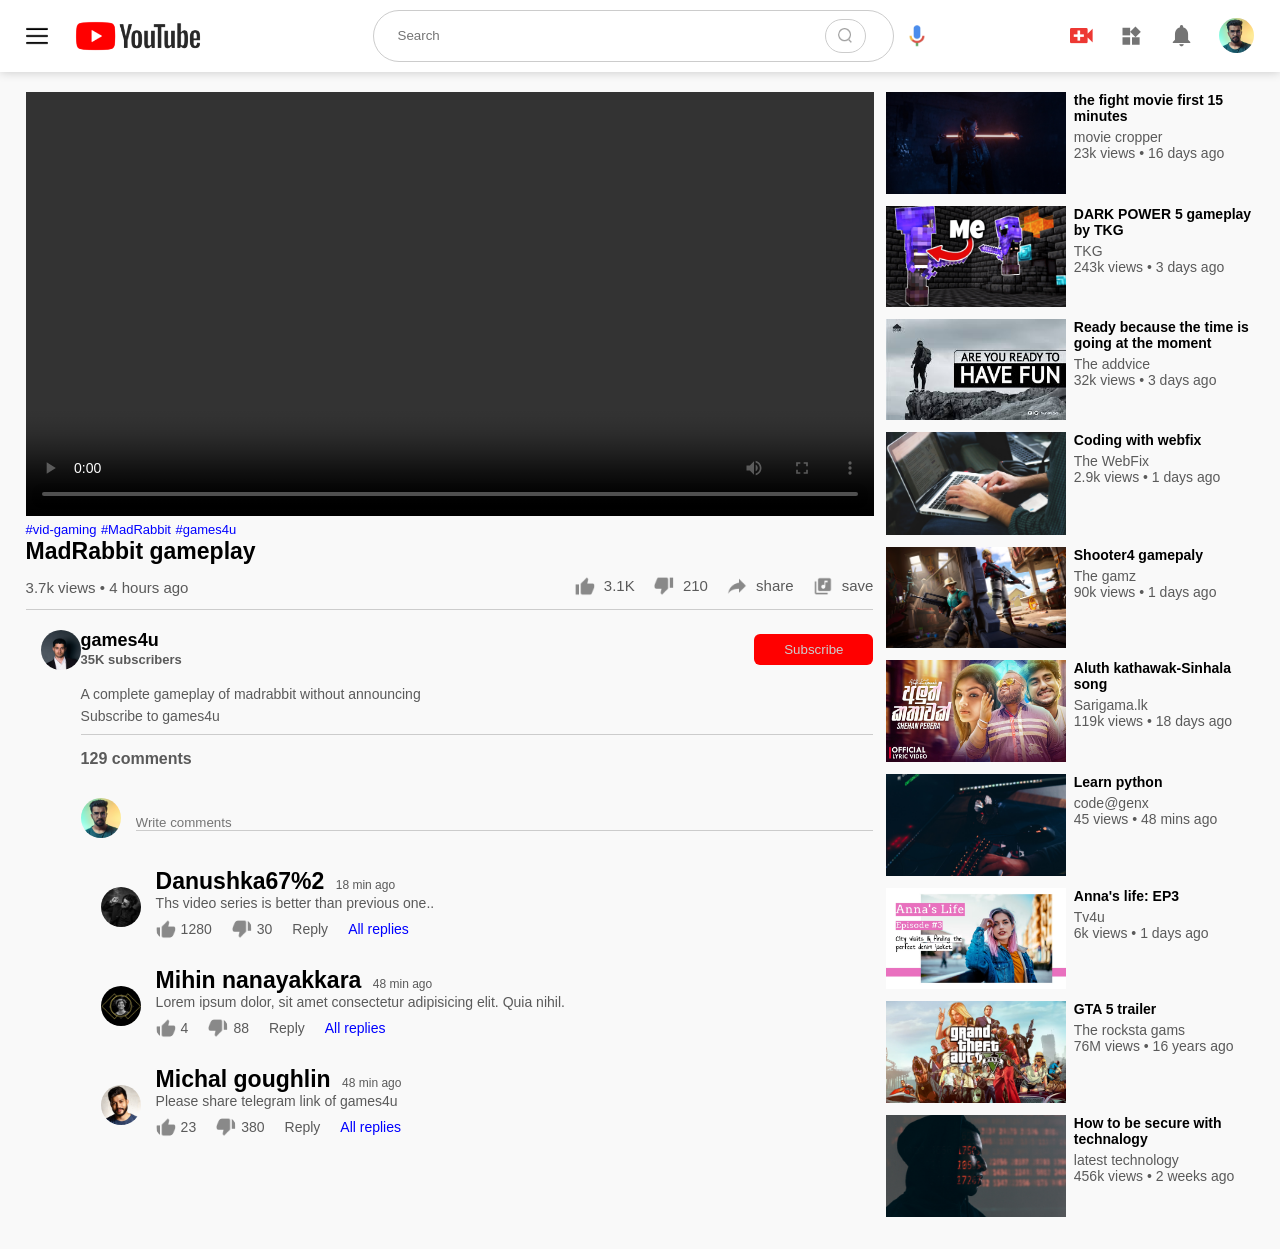
<file: switch5.html>
<!DOCTYPE html>
<html lang="en">
<head>
    <meta charset="UTF-8">
    <meta name="viewport" content="width=device-width, initial-scale=1.0">
    <title>Document</title>
    <link rel="stylesheet" href="style.css">
</head>
<body>
    <!--start of the navigation bar-->
    <nav class="flex-div">
        <div class="nav-left flex-div">
            <img src="images/menu.png" class="menu" alt="">
            <img src="images/logo.png" class="logo" alt="">
        </div>

        <div class="nav-middle flex-div">
            <div class="search flex-div">
                <input type="text" placeholder="Search" class="search">
                <img src="images/search.png" class="search" alt="">
            </div>
            <img src="images/voice-search.png" class="mic" alt="">
        </div>

        <div class="nav-right flex-div">
            <img src="images/upload.png" alt="">
            <img src="images/more.png" alt="">
            <img src="images/notification.png" alt="">
            <img src="images/1.png" class="user" alt="">
        </div>
    </nav>

    <!--end of the navigation bar-->

    <!--Start of the video-->

    <div class="container play-contain">
        <div class="row">
            <div class="play-vid">
                <video controls autoplay>
                    <source src="images/video5.mp4" type="video/mp4">
                </video>

                <div class="tags">
                    <a href="">#vid-gaming</a>
                    <a href="">#MadRabbit</a>
                    <a href="">#games4u</a>
                </div>

                <h3>MadRabbit gameplay</h3>
                <div class="play-info">
                    <p>3.7k views &bull; 4 hours ago</p>
                    <div>
                        <a href=""><img src="images/like.png" alt="">3.1K</a>
                        <a href=""><img src="images/dislike.png" alt="">210</a>
                        <a href=""><img src="images/share.png" alt="">share</a>
                        <a href=""><img src="images/save.png" alt="">save</a>
                    </div>
                </div>
                <hr>

                <div class="owner">
                    <img src="images/2.png" alt="">
                    <div>
                        <p>games4u<p>
                        <span>35K subscribers</span>
                    </div>

                    <button type="button">Subscribe</button>
                </div>

                <div class="description">
                    <p>A complete gameplay of madrabbit without announcing</p>
                    <p>Subscribe to games4u</p>
                    <hr>
                    <h4>129 comments</h4>
                    <div class="add-comment">
                        <img src="images/1.png" alt="">
                        <input type="text" placeholder="Write comments">
                    </div>
                    <div class="prev-comment">
                        <img src="images/5.png" alt="">
                        <div>
                            <h3>Danushka67%2 <span>18 min ago</span></h3>
                            <p>Ths video series is better than previous one..</p>
                            <div class="action">
                                <img src="images/like.png" alt="">
                                <span>1280</span>
                                <img src="images/dislike.png" alt="">
                                <span>30</span>
                                <span>Reply</span>
                                <a href="">All replies</a>
                            </div>
                        </div>
                    </div>

                    <div class="prev-comment">
                        <img src="images/vb4.webp" alt="">
                        <div>
                            <h3>Mihin nanayakkara <span>48 min ago</span></h3>
                            <p>Lorem ipsum dolor, sit amet consectetur adipisicing elit. Quia nihil.</p>
                            <div class="action">
                                <img src="images/like.png" alt="">
                                <span>4</span>
                                <img src="images/dislike.png" alt="">
                                <span>88</span>
                                <span>Reply</span>
                                <a href="">All replies</a>
                            </div>
                        </div>
                    </div>

                    

                    <div class="prev-comment">
                        <img src="images/4.png" alt="">
                        <div>
                            <h3>Michal goughlin <span>48 min ago</span></h3>
                            <p>Please share telegram link of games4u</p>
                            <div class="action">
                                <img src="images/like.png" alt="">
                                <span>23</span>
                                <img src="images/dislike.png" alt="">
                                <span>380</span>
                                <span>Reply</span>
                                <a href="">All replies</a>
                            </div>
                        </div>
                    </div>

                </div>

            </div>
            <div class="right-sidebar">

                <div class="side-list">
                    <a href="switch.html" class="small-size"><img src="images/thumbhnail 2.png" class="thumbnail" alt=""></a>
                    <div class="video-info">
                        <a href="switch.html">the fight movie first 15 minutes</a>
                        <p>movie cropper</p>
                        <p>23k  views &bull; 16 days ago</p>
                    </div>
                </div>

                <div class="side-list">
                    <a href="switch.html" class="small-size"><img src="images/thumbnail 12.png" class="thumbnail" alt=""></a>
                    <div class="video-info">
                        <a href="">DARK POWER 5 gameplay by TKG</a>
                        <p>TKG</p>
                        <p>243k  views &bull; 3 days ago</p>
                    </div>
                </div>

                <div class="side-list">
                    <a href="switch.html" class="small-size"><img src="images/thumbnail 10.jpeg" class="thumbnail" alt=""></a>
                    <div class="video-info">
                        <a href="">Ready because the time is going at the moment</a>
                        <p>The addvice</p>
                        <p>32k  views &bull; 3 days ago</p>
                    </div>
                </div>

                <div class="side-list">
                    <a href="switch.html" class="small-size"><img src="images/thumbhnail 7.png" class="thumbnail" alt=""></a>
                    <div class="video-info">
                        <a href="">Coding with webfix</a>
                        <p>The WebFix</p>
                        <p>2.9k  views &bull; 1 days ago</p>
                    </div>
                </div>

                <div class="side-list">
                    <a href="switch.html" class="small-size"><img src="images/thumbnail 14.png" class="thumbnail" alt=""></a>
                    <div class="video-info">
                        <a href="">Shooter4 gamepaly</a>
                        <p>The gamz</p>
                        <p>90k  views &bull; 1 days ago</p>
                    </div>
                </div>

                <div class="side-list">
                    <a href="switch.html" class="small-size"><img src="images/thumbnail 9.jpg" class="thumbnail" alt=""></a>
                    <div class="video-info">
                        <a href="">Aluth kathawak-Sinhala song </a>
                        <p>Sarigama.lk</p>
                        <p>119k views &bull; 18 days ago</p>
                    </div>
                </div>

                <div class="side-list">
                    <a href="switch.html" class="small-size"><img src="images/thumbhnail 6.png" class="thumbnail" alt=""></a>
                    <div class="video-info">
                        <a href="">Learn python</a>
                        <p>code@genx</p>
                        <p>45 views &bull; 48 mins ago</p>
                    </div>
                </div>

                <div class="side-list">
                    <a href="switch.html" class="small-size"><img src="images/thumbnail 13.avif" class="thumbnail" alt=""></a>
                    <div class="video-info">
                        <a href="">Anna's life: EP3</a>
                        <p>Tv4u</p>
                        <p>6k  views &bull; 1 days ago</p>
                    </div>
                </div>

                <div class="side-list">
                    <a href="switch.html" class="small-size"><img src="images/thumbnail 15.webp" class="thumbnail" alt=""></a>
                    <div class="video-info">
                        <a href="">GTA 5 trailer</a>
                        <p>The rocksta gams</p>
                        <p>76M  views &bull; 16 years ago</p>
                    </div>
                </div>

                <div class="side-list">
                    <a href="switch.html" class="small-size"><img src="images/thumbhnail 4.png" class="thumbnail" alt=""></a>
                    <div class="video-info">
                        <a href="">How to be secure with technalogy</a>
                        <p>latest technology</p>
                        <p>456k  views &bull; 2 weeks ago</p>
                    </div>
                </div>

            </div>
        </div>
    </div>

    <!--End of the video-->
    
    
</body>
</html>
</file>
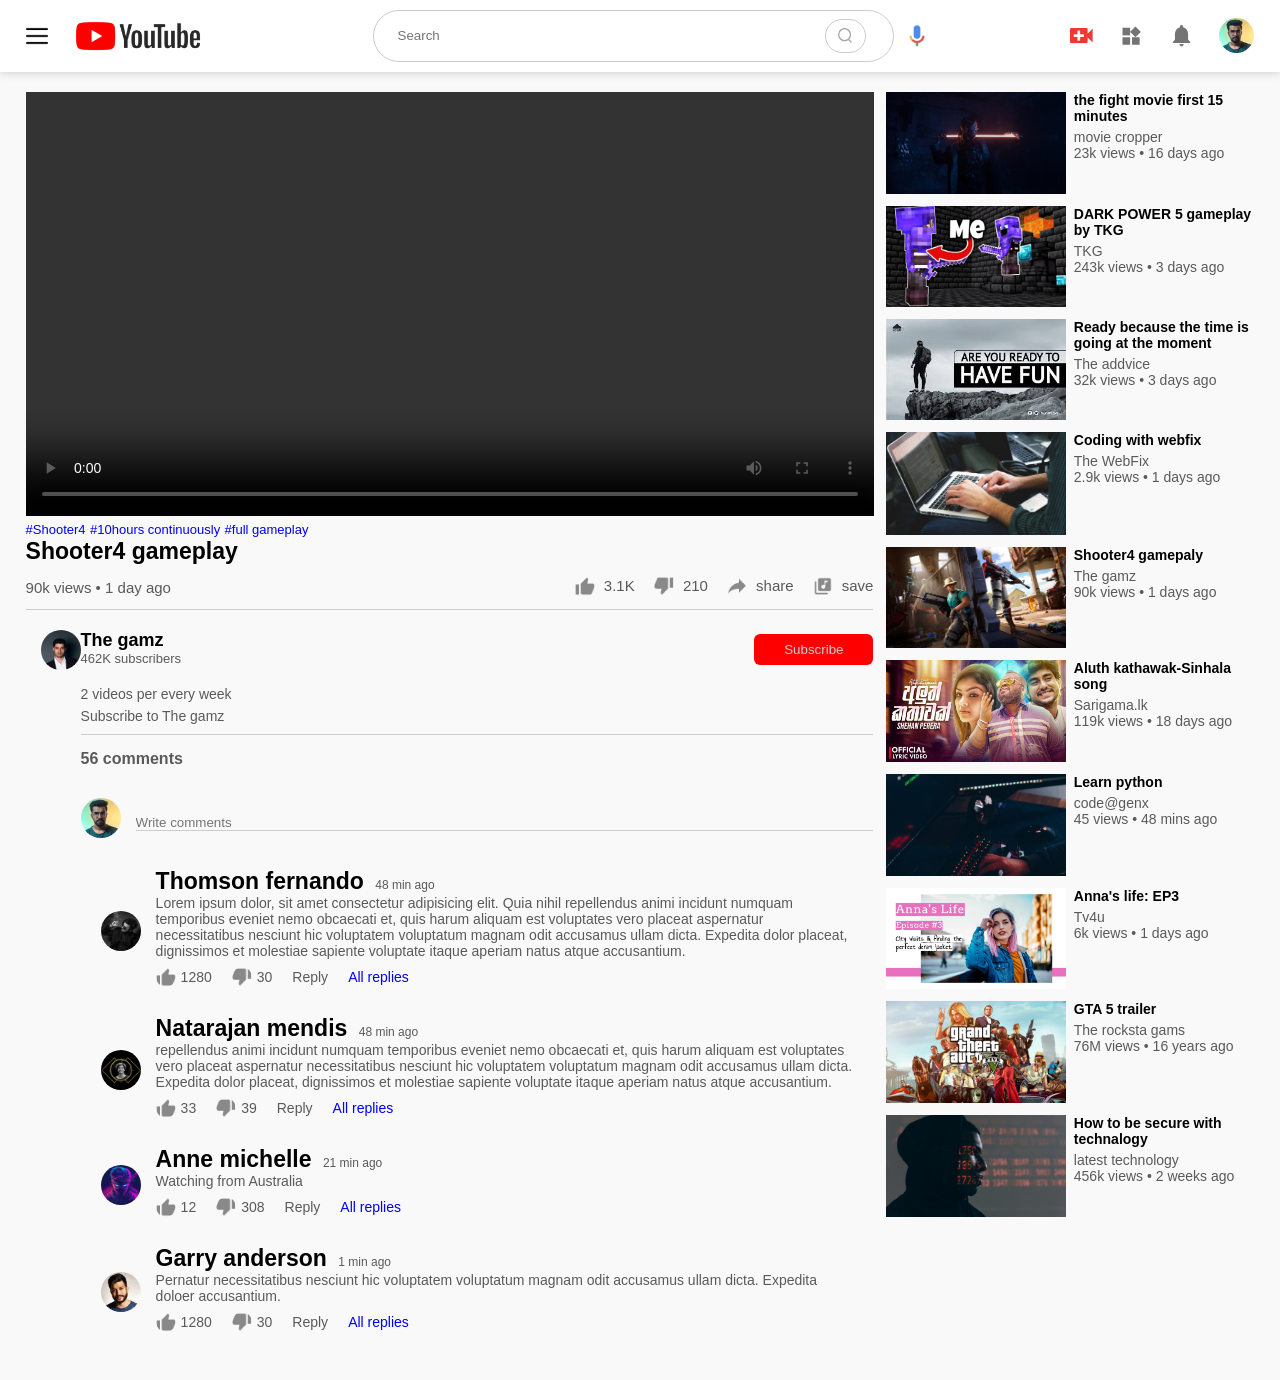
<file: switch6.html>
<!DOCTYPE html>
<html lang="en">
<head>
    <meta charset="UTF-8">
    <meta name="viewport" content="width=device-width, initial-scale=1.0">
    <title>Document</title>
    <link rel="stylesheet" href="style.css">
</head>
<body>
    <!--start of the navigation bar-->
    <nav class="flex-div">
        <div class="nav-left flex-div">
            <img src="images/menu.png" class="menu" alt="">
            <img src="images/logo.png" class="logo" alt="">
        </div>

        <div class="nav-middle flex-div">
            <div class="search flex-div">
                <input type="text" placeholder="Search" class="search">
                <img src="images/search.png" class="search" alt="">
            </div>
            <img src="images/voice-search.png" class="mic" alt="">
        </div>

        <div class="nav-right flex-div">
            <img src="images/upload.png" alt="">
            <img src="images/more.png" alt="">
            <img src="images/notification.png" alt="">
            <img src="images/1.png" class="user" alt="">
        </div>
    </nav>

    <!--end of the navigation bar-->

    <!--Start of the video-->

    <div class="container play-contain">
        <div class="row">
            <div class="play-vid">
                <video controls autoplay>
                    <source src="images/video6.mp4" type="video/mp4">
                </video>

                <div class="tags">
                    <a href="">#Shooter4</a>
                    <a href="">#10hours continuously</a>
                    <a href="">#full gameplay</a>
                </div>

                <h3>Shooter4 gameplay</h3>
                <div class="play-info">
                    <p>90k views &bull; 1 day ago</p>
                    <div>
                        <a href=""><img src="images/like.png" alt="">3.1K</a>
                        <a href=""><img src="images/dislike.png" alt="">210</a>
                        <a href=""><img src="images/share.png" alt="">share</a>
                        <a href=""><img src="images/save.png" alt="">save</a>
                    </div>
                </div>
                <hr>

                <div class="owner">
                    <img src="images/2.png" alt="">
                    <div>
                        <p>The gamz</p>
                        <span>462K subscribers</span>
                    </div>

                    <button type="button">Subscribe</button>
                </div>

                <div class="description">
                    <p>2 videos per every week</p>
                    <p>Subscribe to The gamz</p>
                    <hr>
                    <h4>56 comments</h4>
                    <div class="add-comment">
                        <img src="images/1.png" alt="">
                        <input type="text" placeholder="Write comments">
                    </div>
                    <div class="prev-comment">
                        <img src="images/5.png" alt="">
                        <div>
                            <h3>Thomson fernando <span>48 min ago</span></h3>
                            <p>Lorem ipsum dolor, sit amet consectetur adipisicing elit. Quia nihil repellendus animi incidunt numquam temporibus eveniet nemo obcaecati et, quis harum aliquam est voluptates vero placeat aspernatur necessitatibus nesciunt hic voluptatem voluptatum magnam odit accusamus ullam dicta. Expedita dolor placeat, dignissimos et molestiae sapiente voluptate itaque aperiam natus atque accusantium.</p>
                            <div class="action">
                                <img src="images/like.png" alt="">
                                <span>1280</span>
                                <img src="images/dislike.png" alt="">
                                <span>30</span>
                                <span>Reply</span>
                                <a href="">All replies</a>
                            </div>
                        </div>
                    </div>

                    <div class="prev-comment">
                        <img src="images/vb4.webp" alt="">
                        <div>
                            <h3>Natarajan mendis <span>48 min ago</span></h3>
                            <p> repellendus animi incidunt numquam temporibus eveniet nemo obcaecati et, quis harum aliquam est voluptates vero placeat aspernatur necessitatibus nesciunt hic voluptatem voluptatum magnam odit accusamus ullam dicta. Expedita dolor placeat, dignissimos et molestiae sapiente voluptate itaque aperiam natus atque accusantium.</p>
                            <div class="action">
                                <img src="images/like.png" alt="">
                                <span>33</span>
                                <img src="images/dislike.png" alt="">
                                <span>39</span>
                                <span>Reply</span>
                                <a href="">All replies</a>
                            </div>
                        </div>
                    </div>

                    <div class="prev-comment">
                        <img src="images/vb2.jpg" alt="">
                        <div>
                            <h3>Anne michelle <span>21 min ago</span></h3>
                            <p>Watching from Australia</p>
                            <div class="action">
                                <img src="images/like.png" alt="">
                                <span>12</span>
                                <img src="images/dislike.png" alt="">
                                <span>308</span>
                                <span>Reply</span>
                                <a href="">All replies</a>
                            </div>
                        </div>
                    </div>

                    <div class="prev-comment">
                        <img src="images/4.png" alt="">
                        <div>
                            <h3>Garry anderson <span>1 min ago</span></h3>
                            <p>Pernatur necessitatibus nesciunt hic voluptatem voluptatum magnam odit accusamus ullam dicta. Expedita doloer accusantium.</p>
                            <div class="action">
                                <img src="images/like.png" alt="">
                                <span>1280</span>
                                <img src="images/dislike.png" alt="">
                                <span>30</span>
                                <span>Reply</span>
                                <a href="">All replies</a>
                            </div>
                        </div>
                    </div>

                </div>

            </div>
            <div class="right-sidebar">

                <div class="side-list">
                    <a href="switch.html" class="small-size"><img src="images/thumbhnail 2.png" class="thumbnail" alt=""></a>
                    <div class="video-info">
                        <a href="switch.html">the fight movie first 15 minutes</a>
                        <p>movie cropper</p>
                        <p>23k  views &bull; 16 days ago</p>
                    </div>
                </div>

                <div class="side-list">
                    <a href="switch.html" class="small-size"><img src="images/thumbnail 12.png" class="thumbnail" alt=""></a>
                    <div class="video-info">
                        <a href="">DARK POWER 5 gameplay by TKG</a>
                        <p>TKG</p>
                        <p>243k  views &bull; 3 days ago</p>
                    </div>
                </div>

                <div class="side-list">
                    <a href="switch.html" class="small-size"><img src="images/thumbnail 10.jpeg" class="thumbnail" alt=""></a>
                    <div class="video-info">
                        <a href="">Ready because the time is going at the moment</a>
                        <p>The addvice</p>
                        <p>32k  views &bull; 3 days ago</p>
                    </div>
                </div>

                <div class="side-list">
                    <a href="switch.html" class="small-size"><img src="images/thumbhnail 7.png" class="thumbnail" alt=""></a>
                    <div class="video-info">
                        <a href="">Coding with webfix</a>
                        <p>The WebFix</p>
                        <p>2.9k  views &bull; 1 days ago</p>
                    </div>
                </div>

                <div class="side-list">
                    <a href="switch.html" class="small-size"><img src="images/thumbnail 14.png" class="thumbnail" alt=""></a>
                    <div class="video-info">
                        <a href="">Shooter4 gamepaly</a>
                        <p>The gamz</p>
                        <p>90k  views &bull; 1 days ago</p>
                    </div>
                </div>

                <div class="side-list">
                    <a href="switch.html" class="small-size"><img src="images/thumbnail 9.jpg" class="thumbnail" alt=""></a>
                    <div class="video-info">
                        <a href="">Aluth kathawak-Sinhala song </a>
                        <p>Sarigama.lk</p>
                        <p>119k views &bull; 18 days ago</p>
                    </div>
                </div>

                <div class="side-list">
                    <a href="switch.html" class="small-size"><img src="images/thumbhnail 6.png" class="thumbnail" alt=""></a>
                    <div class="video-info">
                        <a href="">Learn python</a>
                        <p>code@genx</p>
                        <p>45 views &bull; 48 mins ago</p>
                    </div>
                </div>

                <div class="side-list">
                    <a href="switch.html" class="small-size"><img src="images/thumbnail 13.avif" class="thumbnail" alt=""></a>
                    <div class="video-info">
                        <a href="">Anna's life: EP3</a>
                        <p>Tv4u</p>
                        <p>6k  views &bull; 1 days ago</p>
                    </div>
                </div>

                <div class="side-list">
                    <a href="switch.html" class="small-size"><img src="images/thumbnail 15.webp" class="thumbnail" alt=""></a>
                    <div class="video-info">
                        <a href="">GTA 5 trailer</a>
                        <p>The rocksta gams</p>
                        <p>76M  views &bull; 16 years ago</p>
                    </div>
                </div>

                <div class="side-list">
                    <a href="switch.html" class="small-size"><img src="images/thumbhnail 4.png" class="thumbnail" alt=""></a>
                    <div class="video-info">
                        <a href="">How to be secure with technalogy</a>
                        <p>latest technology</p>
                        <p>456k  views &bull; 2 weeks ago</p>
                    </div>
                </div>

            </div>
        </div>
    </div>

    <!--End of the video-->
    
    
</body>
</html>
</file>
<file: style.css>
*{
    padding: 0;
    margin: 0;
    box-sizing: 0;
    font-family: 'poppins',sans-serif;
}

a{
    text-decoration: none;
    color: #5a5a5a;
}

img{
    cursor: pointer;
}

.flex-div{
    display: flex;
    align-items: center;
}

nav{
    padding: 10px 2%;
    justify-content: space-between;
    box-shadow: 0 0 10px rgba(0,0,0,0.2);
    background-color: #fff;
    position: sticky;
    top: 0;
    z-index: 10;
}

.nav-right img{
    width: 25px;
    margin-right: 25px;
}


.nav-right .user{
    width:35px;
    border-radius: 50%;
    margin-right: 0;
}
.nav-left img{
    width: 25px;
    margin-right: 25px;
}

.nav-left .menu{
    width: 22px;
    margin-right: 25px;
}

.nav-left .logo{
    width: 130px;
}

.nav-middle .mic{
    width: 16px;
}

.nav-middle .search{
    border: 1px solid #ccc;
    margin-right: 15px;
    padding: 8px 12px;
    border-radius: 30px;   
}

.nav-middle .search input{
    width: 400px;
    border: 0;
    outline: 0;
    background-color: transparent;
}

.nav-middle .search img{
    width: 15px;
}

/*  sidebar stylings  */

.sidebar{
    width: 15%;
    height: 100vh;
    background: #fff;
    top: 0;
    position: fixed;
    padding-left: 2%;
    padding-top: 80px;

}

.sidebar .shortcut a img{
    width: 20px;
    margin-right: 20px;
}

.shortcut a{
    display: flex;
    align-items: center;
    margin-bottom: 20px;
    width: fit-content;
    flex-wrap: wrap;
}

.shortcut a:first-child{
    color: red;
}

.sidebar hr{
    border: 0;
    height: 1px;
    background: #ccc;
    width: 85%;
}

.subscribed h3{
    font-size: 14px;
    margin: 20px 0;
    color: #5a5a5a;
}

.subscribed a{
    display: flex;
    align-items: center;
    margin-bottom: 20px;
    width: fit-content;
    flex-wrap: wrap;
}

.subscribed a img{
    width: 40px;
    border-radius: 50%;
    margin-right: 18px;
}

/* styling medium functioning small side bar */

.small-sidebar{
    width: 5%;
}

.small-sidebar a p{
    display: none;
}

.small-sidebar h3{
    display: none;
}

.hr1{
    width: 505;
    margin-bottom: 25px;
}



/*Styling of the content*/

.container{
    background-color: #f9f9f9;
    padding-left: 17%;
    padding-right: 2%;
    padding-top: 20px;
    padding-bottom: 20px;
}

.banner{
    width: 100%;
}

.banner img{
    width: 100%;
    border-radius: 9px;
}

.list-container{
    display: grid;
    grid-template-columns: repeat(auto-fit,minmax(250px, 1fr));
    grid-column-gap: 30px;
    grid-row-gap: 30px;
    margin-top: 15px;
}

.video-list .thumbnail{
    width: 100%;
    border-radius: 5%;
}

.video-list .flex-div{
    align-items: flex-start;
    margin-top: 7px;
}

.video-list .flex-div img{
    width: 35px;
    margin-right: 10px;
    border-radius: 50%;
}

.video-info{
    color: #5a5a5a;
    font-size: 14px;
}

.video-info a{
    color: #000;
    font-weight: 600;
    display: block;
    margin-bottom: 5px;
}

.large-container{
    padding-left: 7%;
}

@media (max-width: 920px) {
    .menu{
        display: none;
    }

    .sidebar{
        display: none;
    }

    .container, .large-container{
        padding-left: 5%;
        padding-right: 5%;
    }

    .nav-right img {
        display: none;
    }

    .nav-right .user{
        display: block;
        width: 30px;
    }

    .nav-middle .search input{
        width: 100px;
    }

    .nav-middle .mic{
        display: none;
    }

    .logo{
        width: 90px;
    }

}

/*  new page stylings*/

.play-contain{
    padding-left: 2%;

}

.row{
    display: flex;
    justify-content: space-between;
    flex-wrap: wrap;
}

.play-vid{
    flex-basis: 69%;
}

.right-sidebar{
    flex-basis: 30%;
}

.play-vid video{
    width: 100%;
}

.side-list{
    display: flex;
    justify-content: space-between;
    margin-bottom: 8px;
}

.side-list img{
    width: 100%;
}

.side-list .small-size{
    flex-basis: 49%;
}

.side-list .video-info{
    flex-basis: 49%;
}

.play-vid .tags a{
    color: #0000ff;
    font-size: 13px;
}

.play-vid h3{
    font-weight: 600;
    font-size: 23px;
}

.play-vid .play-info{
    display:flex;
    align-items: center;
    justify-content: space-between;
    flex-wrap: wrap;
    margin-top: 11px;
    font-size: 15px;
    color: #5a5a5a;
}

.play-vid .play-info a img{
    width: 20px;
    margin-right: 9px;
}

.play-vid .play-info a{
    display: inline-flex;
    align-items: center;
    margin-left: 15px;
}

.play-vid hr{
    border: 0;
    height: 1px;
    background-color: #ccc;
    margin: 10px 0;
}

.owner{
    display: flex;
    align-items: center;
    margin-top: 20px;
}

.owner div{
    flex: 1;
    line-height: 18px;
}

.owner img{
    width: 40px;
    border-radius: 50%;
    margin-left: 15px;
}

.owner div p{
    color: #000;
    font-weight: 600;
    font-size: 18px;
}

.owner div span{
    font-size: 13px;
    color: #5a5a5a;
}

.owner button{
    background-color: red;
    color: #ccc;
    padding: 8px 30px;
    border: 0;
    outline: 0;
    border-radius: 6px;
    cursor: pointer;

}

.description{
    padding-left: 55px;
    margin: 16px 0;
}

.description p{
    font-size: 14px;
    margin-bottom: 6px;
    color: #5a5a5a;
}

.description h4{
    font-size: 14;
    color: #5a5a5a;
    margin-top: 15px;
}

.add-comment{
    display: flex;
    align-items: center;
    margin: 30px 0;
}

.add-comment img{
    width: 40px;
    border-radius: 50%;
    margin-right: 15px;
}

.add-comment input{
    border: 0;
    outline: 0;
    border-bottom: 1px solid #ccc;
    width: 100%;
    padding-top: 10px;
    background: transparent;
}

.prev-comment{
    display: flex;
    align-items: center;
    margin: 20px;
}

.prev-comment img{
    width: 40px;
    border-radius: 50%;
    margin-right: 15px;

}

.prev-comment h3 span{
    font-size: 12px;
    color: #5a5a5a;
    font-weight: 500;
    margin-left: 5px;
}

.prev-comment .action{
    display: flex;
    align-items: center;
    margin: 8px 0;
    font-size: 14px;

}

.prev-comment .action img{
    border-radius: 50%;
    width: 20px;
    margin-right: 5px;

}

.prev-comment .action span{
    margin-right: 20px;
    color: #5a5a5a;
}
.prev-comment .action a{
    color: blue;

}

@media (max-width:900px) {
    .play-vid{
        flex-basis: 100%;
    }
    .right-sidebar{
        flex-basis: 100%;
    }
    .play-contain{
        padding-left: 5%;
    }
    .description{
        padding-left: 0;
    }
    .play-vid .play-info a{
        margin-left: 0;
        margin-right: 15px;
        margin-top: 15px;
    }
}
</file>
